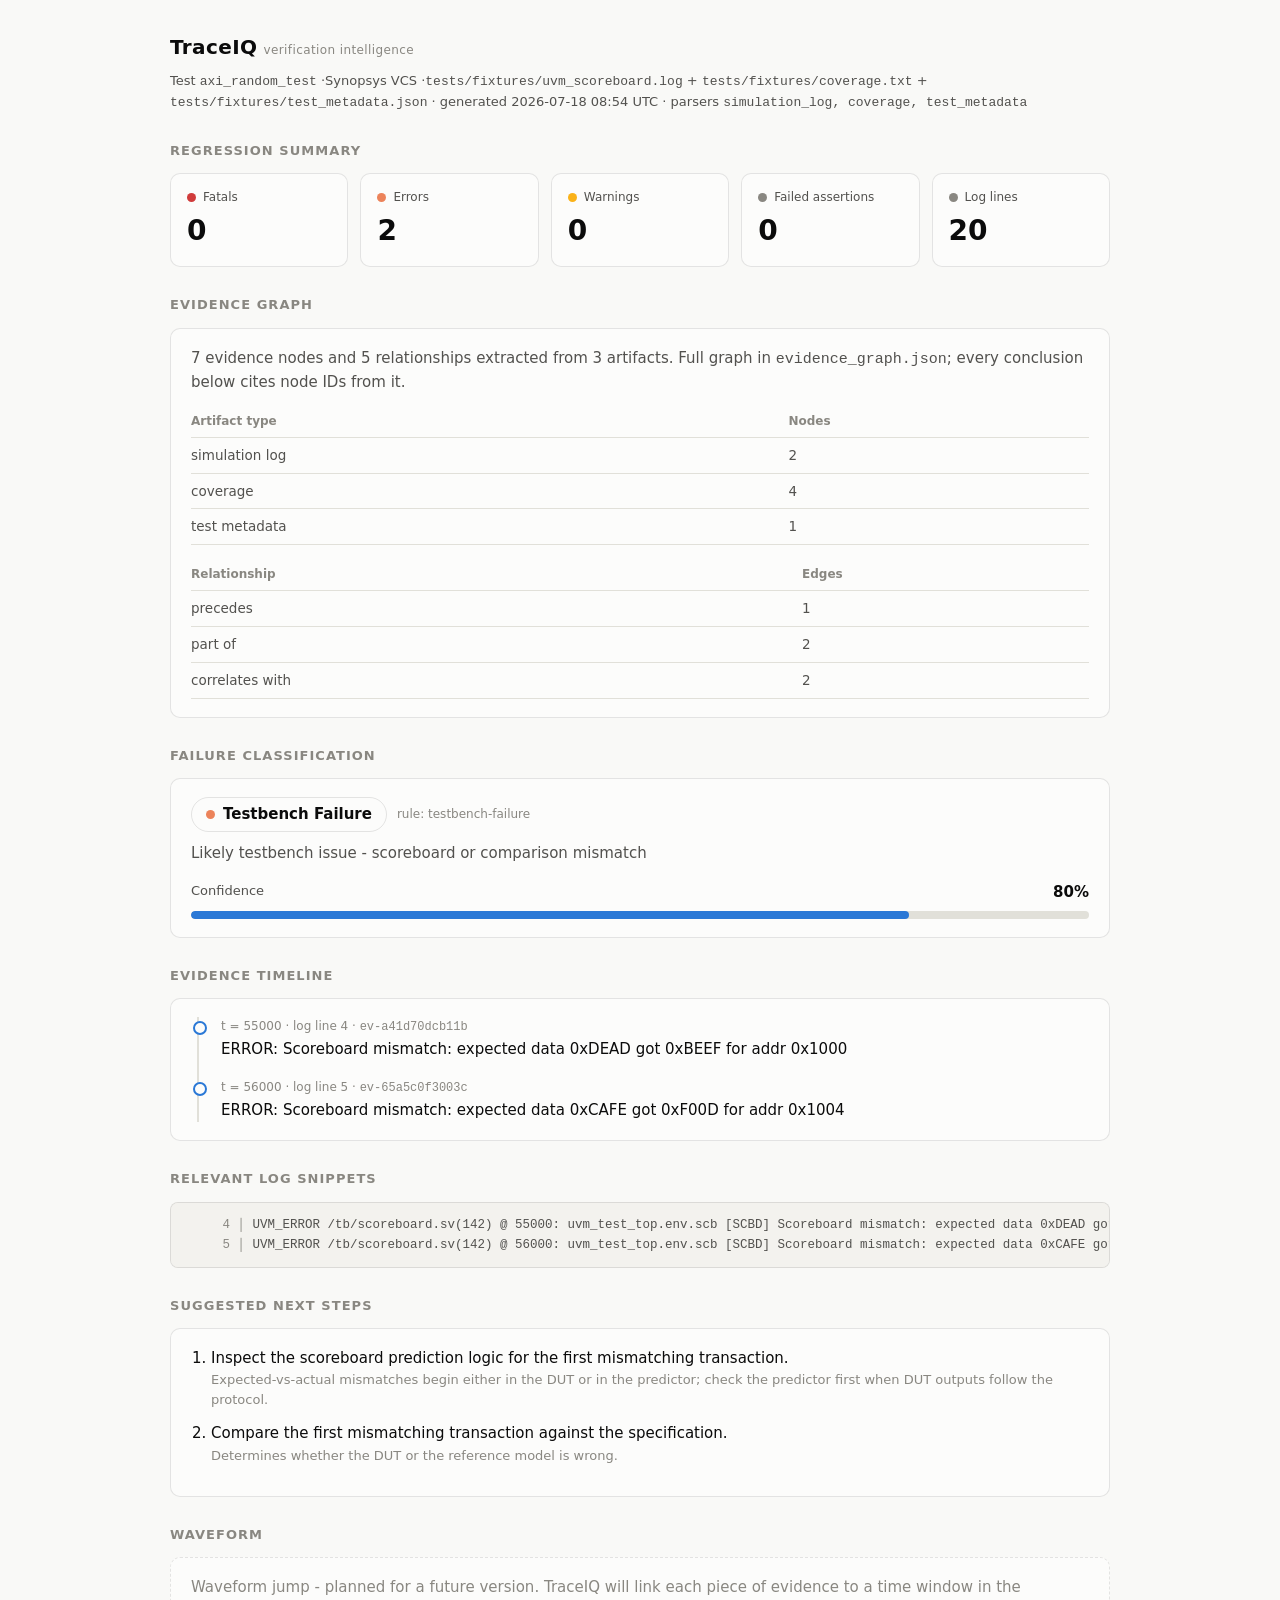
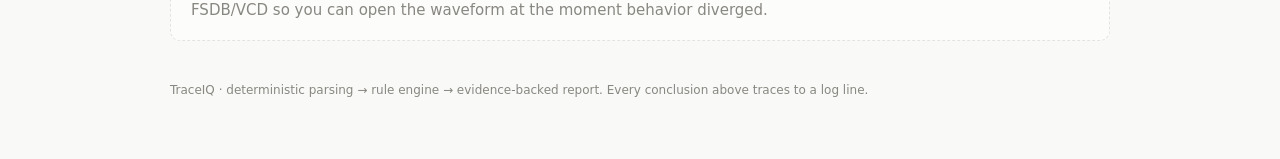
<file: traceiq-sample-report.html>
<!doctype html>
<html lang="en">
<head>
<meta charset="utf-8">
<meta name="viewport" content="width=device-width, initial-scale=1">
<title>TraceIQ - axi_random_test</title>
<style>
  :root {
    color-scheme: light;
    --page:           #f9f9f7;
    --surface:        #fcfcfb;
    --ink:            #0b0b0b;
    --ink-2:          #52514e;
    --muted:          #898781;
    --hairline:       rgba(11,11,11,0.10);
    --grid:           #e1e0d9;
    --meter:          #2a78d6;   /* sequential blue: confidence is a magnitude */
    --meter-track:    #e1e0d9;
    --good:           #0ca30c;
    --warning:        #fab219;
    --serious:        #ec835a;
    --critical:       #d03b3b;
    --code-bg:        #f3f2ee;
  }
  @media (prefers-color-scheme: dark) {
    :root:not([data-theme="light"]) {
      color-scheme: dark;
      --page:        #0d0d0d;
      --surface:     #1a1a19;
      --ink:         #ffffff;
      --ink-2:       #c3c2b7;
      --muted:       #898781;
      --hairline:    rgba(255,255,255,0.10);
      --grid:        #2c2c2a;
      --meter:       #3987e5;
      --meter-track: #2c2c2a;
      --code-bg:     #232322;
    }
  }
  :root[data-theme="dark"] {
    color-scheme: dark;
    --page:        #0d0d0d;
    --surface:     #1a1a19;
    --ink:         #ffffff;
    --ink-2:       #c3c2b7;
    --muted:       #898781;
    --hairline:    rgba(255,255,255,0.10);
    --grid:        #2c2c2a;
    --meter:       #3987e5;
    --meter-track: #2c2c2a;
    --code-bg:     #232322;
  }

  * { box-sizing: border-box; }
  body {
    margin: 0;
    background: var(--page);
    color: var(--ink);
    font: 15px/1.55 system-ui, -apple-system, "Segoe UI", sans-serif;
  }
  .wrap { max-width: 980px; margin: 0 auto; padding: 32px 20px 64px; }

  header.masthead { display: flex; flex-wrap: wrap; align-items: baseline; gap: 8px 16px; margin-bottom: 8px; }
  .brand { font-size: 20px; font-weight: 700; letter-spacing: 0.02em; }
  .brand small { font-weight: 400; color: var(--muted); font-size: 12px; margin-left: 6px; }
  .meta { color: var(--ink-2); font-size: 13px; margin: 0 0 24px; }
  .meta code { color: var(--ink-2); }

  section { margin-top: 28px; }
  h2 { font-size: 13px; font-weight: 600; text-transform: uppercase; letter-spacing: 0.08em; color: var(--muted); margin: 0 0 12px; }

  .card {
    background: var(--surface);
    border: 1px solid var(--hairline);
    border-radius: 10px;
    padding: 18px 20px;
  }

  /* Stat tiles */
  .tiles { display: grid; grid-template-columns: repeat(auto-fit, minmax(150px, 1fr)); gap: 12px; }
  .tile { background: var(--surface); border: 1px solid var(--hairline); border-radius: 10px; padding: 14px 16px; }
  .tile .label { display: flex; align-items: center; gap: 7px; font-size: 12px; color: var(--ink-2); }
  .tile .value { font-size: 28px; font-weight: 700; color: var(--ink); margin-top: 2px; }
  .dot { width: 9px; height: 9px; border-radius: 50%; flex: 0 0 auto; }
  .dot.good { background: var(--good); } .dot.warning { background: var(--warning); }
  .dot.serious { background: var(--serious); } .dot.critical { background: var(--critical); }
  .dot.muted { background: var(--muted); }

  /* Classification */
  .verdict { display: flex; flex-wrap: wrap; align-items: center; gap: 10px; }
  .chip {
    display: inline-flex; align-items: center; gap: 8px;
    border: 1px solid var(--hairline); border-radius: 999px;
    padding: 5px 14px; font-weight: 600; font-size: 15px;
  }
  .verdict-summary { color: var(--ink-2); margin: 10px 0 0; }
  .rule-name { color: var(--muted); font-size: 12px; }

  .meter { margin-top: 16px; }
  .meter .meter-head { display: flex; justify-content: space-between; font-size: 13px; color: var(--ink-2); margin-bottom: 6px; }
  .meter .meter-head b { color: var(--ink); font-size: 15px; }
  .meter .track { height: 8px; border-radius: 4px; background: var(--meter-track); overflow: hidden; }
  .meter .fill { height: 100%; border-radius: 4px; background: var(--meter); }

  /* Evidence timeline */
  ol.timeline { list-style: none; margin: 0; padding: 0; }
  ol.timeline li { position: relative; padding: 0 0 16px 22px; border-left: 2px solid var(--grid); margin-left: 6px; }
  ol.timeline li:last-child { padding-bottom: 0; }
  ol.timeline li::before {
    content: ""; position: absolute; left: -6px; top: 4px;
    width: 10px; height: 10px; border-radius: 50%;
    background: var(--surface); border: 2px solid var(--meter);
  }
  .ev-when { font-size: 12px; color: var(--muted); }
  .ev-desc { margin: 2px 0 0; overflow-wrap: anywhere; }

  /* Snippets & tables */
  pre.snippet {
    background: var(--code-bg); border: 1px solid var(--hairline); border-radius: 8px;
    padding: 12px 14px; overflow-x: auto; font: 12.5px/1.6 ui-monospace, SFMono-Regular, Menlo, Consolas, monospace;
    color: var(--ink-2); margin: 0;
  }
  pre.snippet .ln { color: var(--muted); user-select: none; }
  table { border-collapse: collapse; width: 100%; font-size: 13.5px; }
  th { text-align: left; color: var(--muted); font-weight: 600; font-size: 12px; padding: 6px 12px 6px 0; border-bottom: 1px solid var(--grid); }
  td { padding: 7px 12px 7px 0; border-bottom: 1px solid var(--grid); color: var(--ink-2); vertical-align: top; }
  td.num { font-variant-numeric: tabular-nums; }

  /* Next steps */
  ol.steps { margin: 0; padding-left: 20px; }
  ol.steps li { margin-bottom: 12px; }
  ol.steps .why { display: block; color: var(--muted); font-size: 13px; }

  .placeholder { border-style: dashed; color: var(--muted); }
  footer { margin-top: 40px; color: var(--muted); font-size: 12px; }
</style>
</head>
<body>
<div class="wrap">

  <header class="masthead">
    <div class="brand">TraceIQ<small>verification intelligence</small></div>
  </header>
  <p class="meta">
Test <code>axi_random_test</code> ·Synopsys VCS ·<code>tests/fixtures/uvm_scoreboard.log</code> + <code>tests/fixtures/coverage.txt</code> + <code>tests/fixtures/test_metadata.json</code> ·
    generated 2026-07-18 08:54 UTC ·
    parsers <code>simulation_log, coverage, test_metadata</code>
  </p>

  <section>
    <h2>Regression Summary</h2>
    <div class="tiles">
      <div class="tile"><div class="label"><span class="dot critical"></span>Fatals</div><div class="value">0</div></div>
      <div class="tile"><div class="label"><span class="dot serious"></span>Errors</div><div class="value">2</div></div>
      <div class="tile"><div class="label"><span class="dot warning"></span>Warnings</div><div class="value">0</div></div>
      <div class="tile"><div class="label"><span class="dot muted"></span>Failed assertions</div><div class="value">0</div></div>
      <div class="tile"><div class="label"><span class="dot muted"></span>Log lines</div><div class="value">20</div></div>
    </div>
  </section>

  <section>
    <h2>Evidence Graph</h2>
    <div class="card">
      <p style="margin: 0 0 12px; color: var(--ink-2);">
        7 evidence nodes and 5
        relationships extracted from 3 artifacts.
        Full graph in <code>evidence_graph.json</code>; every conclusion below cites node IDs from it.
      </p>
      <table>
        <thead><tr><th>Artifact type</th><th>Nodes</th></tr></thead>
        <tbody>
          <tr><td>simulation log</td><td class="num">2</td></tr>
          <tr><td>coverage</td><td class="num">4</td></tr>
          <tr><td>test metadata</td><td class="num">1</td></tr>
        </tbody>
      </table>
      <div style="margin-top: 14px;">
        <table>
          <thead><tr><th>Relationship</th><th>Edges</th></tr></thead>
          <tbody>
            <tr><td>precedes</td><td class="num">1</td></tr>
            <tr><td>part of</td><td class="num">2</td></tr>
            <tr><td>correlates with</td><td class="num">2</td></tr>
          </tbody>
        </table>
      </div>
    </div>
  </section>

  <section>
    <h2>Failure Classification</h2>
    <div class="card">
      <div class="verdict">
        <span class="chip"><span class="dot serious"></span>Testbench Failure</span>
        <span class="rule-name">rule: testbench-failure</span>
      </div>
      <p class="verdict-summary">Likely testbench issue - scoreboard or comparison mismatch</p>
      <div class="meter">
        <div class="meter-head"><span>Confidence</span><b>80%</b></div>
        <div class="track"><div class="fill" style="width: 80%"></div></div>
      </div>
    </div>
  </section>

  <section>
    <h2>Evidence Timeline</h2>
    <div class="card">
      <ol class="timeline">
        <li>
          <div class="ev-when">
t = 55000 · log line 4 · <code>ev-a41d70dcb11b</code>          </div>
          <p class="ev-desc">ERROR: Scoreboard mismatch: expected data 0xDEAD got 0xBEEF for addr 0x1000</p>
        </li>
        <li>
          <div class="ev-when">
t = 56000 · log line 5 · <code>ev-65a5c0f3003c</code>          </div>
          <p class="ev-desc">ERROR: Scoreboard mismatch: expected data 0xCAFE got 0xF00D for addr 0x1004</p>
        </li>
      </ol>
    </div>
  </section>

  <section>
    <h2>Relevant Log Snippets</h2>
    <pre class="snippet"><span class="ln">     4 │ </span>UVM_ERROR /tb/scoreboard.sv(142) @ 55000: uvm_test_top.env.scb [SCBD] Scoreboard mismatch: expected data 0xDEAD got 0xBEEF for addr 0x1000
<span class="ln">     5 │ </span>UVM_ERROR /tb/scoreboard.sv(142) @ 56000: uvm_test_top.env.scb [SCBD] Scoreboard mismatch: expected data 0xCAFE got 0xF00D for addr 0x1004
</pre>
  </section>

  <section>
    <h2>Suggested Next Steps</h2>
    <div class="card">
      <ol class="steps">
        <li>Inspect the scoreboard prediction logic for the first mismatching transaction.<span class="why">Expected-vs-actual mismatches begin either in the DUT or in the predictor; check the predictor first when DUT outputs follow the protocol.</span></li>
        <li>Compare the first mismatching transaction against the specification.<span class="why">Determines whether the DUT or the reference model is wrong.</span></li>
      </ol>
    </div>
  </section>


  <section>
    <h2>Waveform</h2>
    <div class="card placeholder">
      Waveform jump - planned for a future version. TraceIQ will link each piece of
      evidence to a time window in the FSDB/VCD so you can open the waveform at the
      moment behavior diverged.
    </div>
  </section>

  <footer>TraceIQ · deterministic parsing → rule engine → evidence-backed report. Every conclusion above traces to a log line.</footer>
</div>
</body>
</html>
</file>
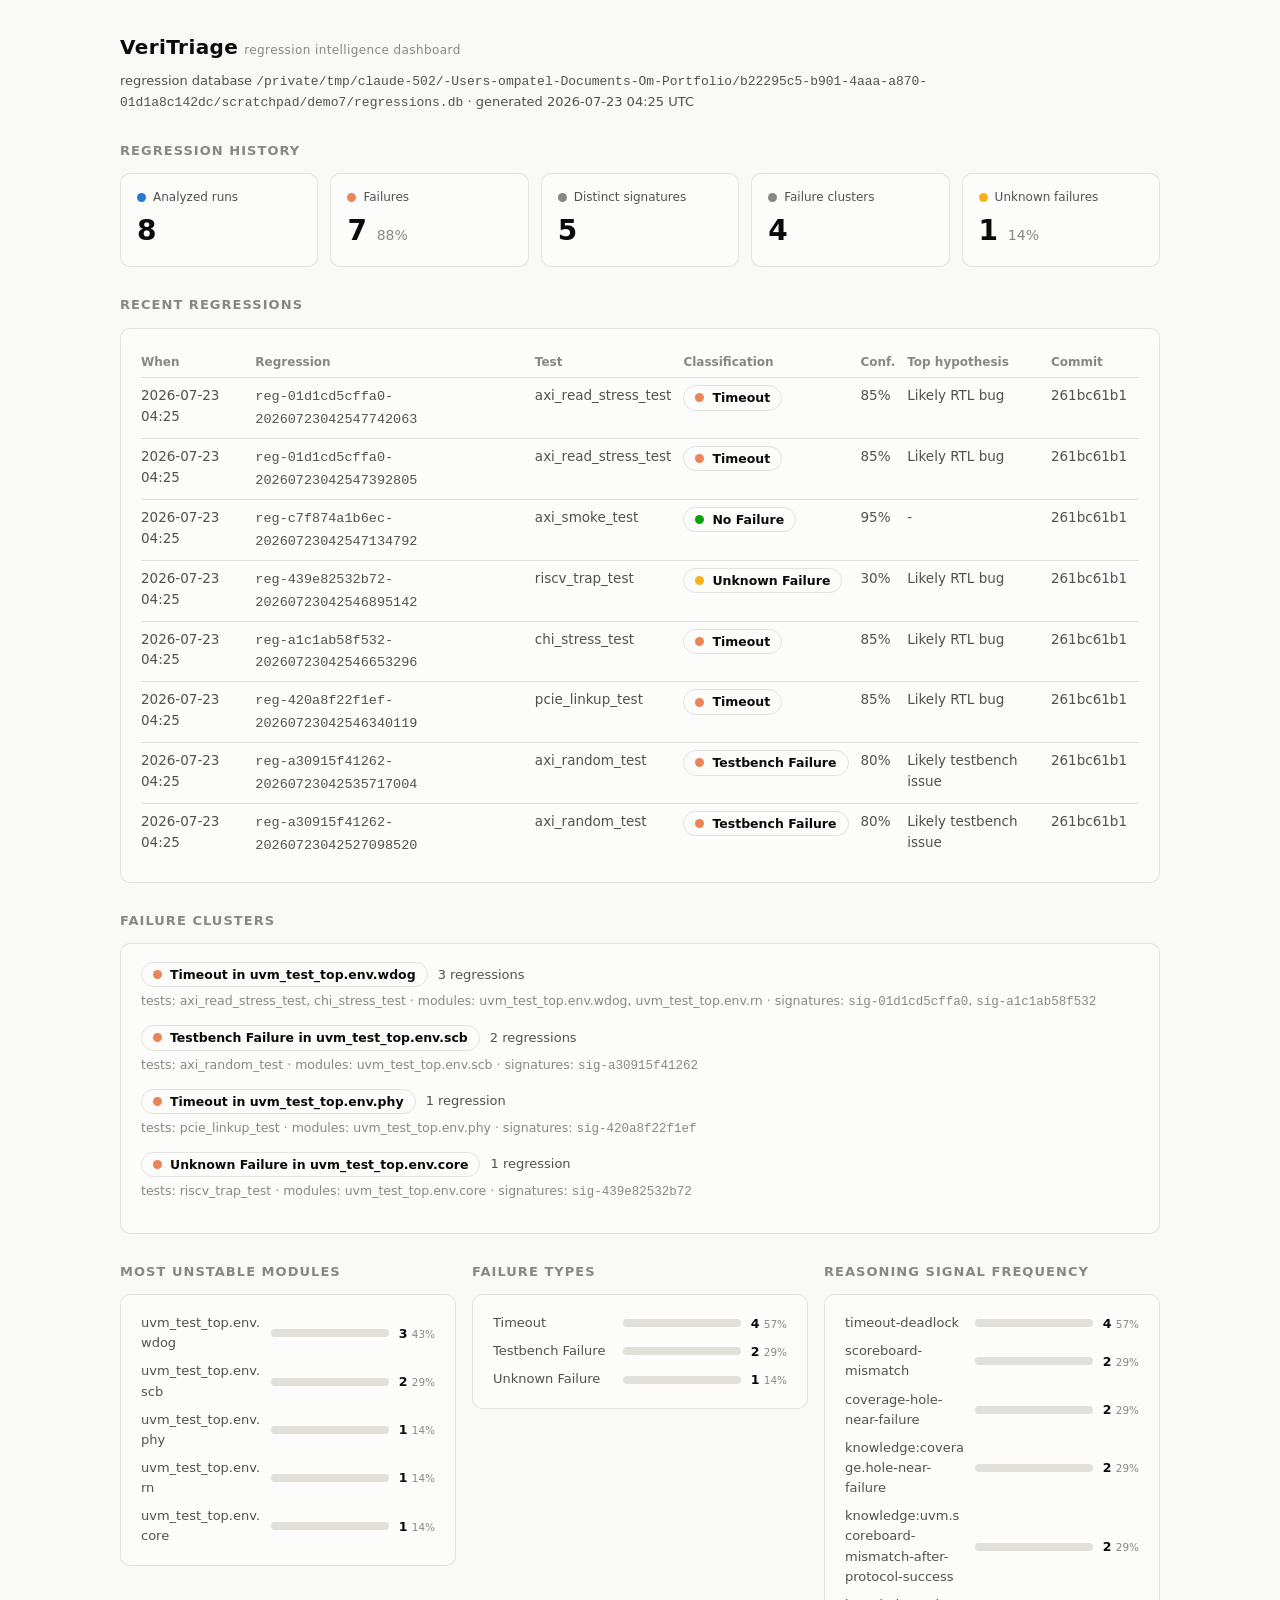
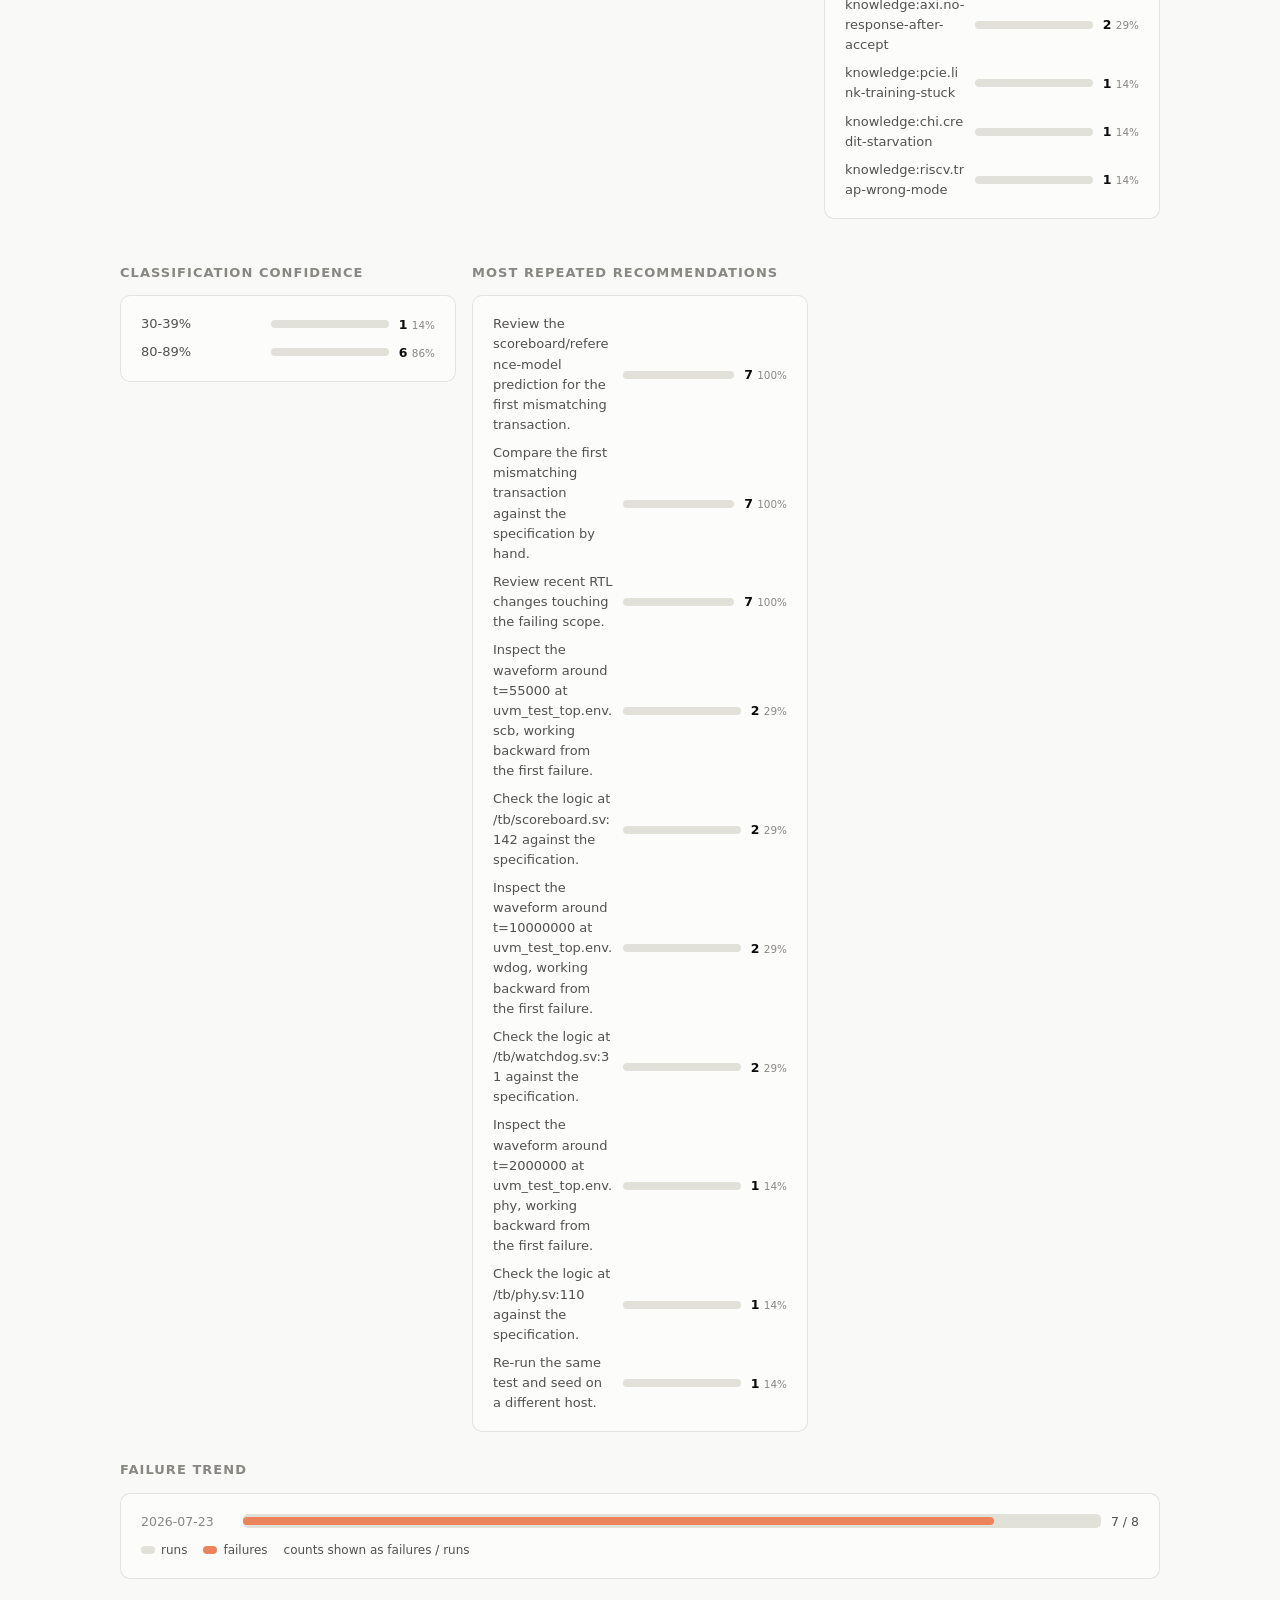
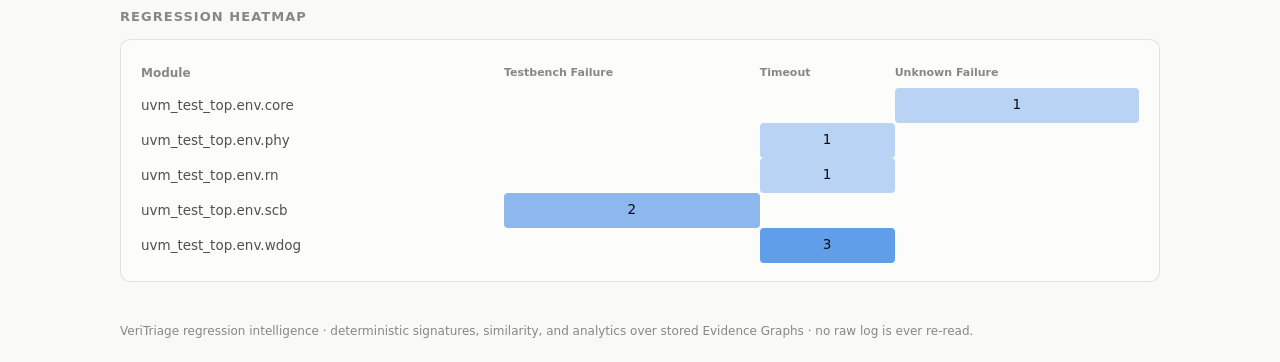
<file: veritriage-sample-dashboard.html>
<!doctype html>
<html lang="en">
<head>
<meta charset="utf-8">
<meta name="viewport" content="width=device-width, initial-scale=1">
<title>VeriTriage - Regression Intelligence Dashboard</title>
<style>
  :root {
    color-scheme: light;
    --page:           #f9f9f7;
    --surface:        #fcfcfb;
    --ink:            #0b0b0b;
    --ink-2:          #52514e;
    --muted:          #898781;
    --hairline:       rgba(11,11,11,0.10);
    --grid:           #e1e0d9;
    --meter:          #2a78d6;
    --meter-track:    #e1e0d9;
    --good:           #0ca30c;
    --warning:        #fab219;
    --serious:        #ec835a;
    --critical:       #d03b3b;
    --heat:           58, 135, 229;
  }
  @media (prefers-color-scheme: dark) {
    :root:not([data-theme="light"]) {
      color-scheme: dark;
      --page:        #0d0d0d;
      --surface:     #1a1a19;
      --ink:         #ffffff;
      --ink-2:       #c3c2b7;
      --muted:       #898781;
      --hairline:    rgba(255,255,255,0.10);
      --grid:        #2c2c2a;
      --meter:       #3987e5;
      --meter-track: #2c2c2a;
    }
  }
  :root[data-theme="dark"] {
    color-scheme: dark;
    --page:        #0d0d0d;
    --surface:     #1a1a19;
    --ink:         #ffffff;
    --ink-2:       #c3c2b7;
    --muted:       #898781;
    --hairline:    rgba(255,255,255,0.10);
    --grid:        #2c2c2a;
    --meter:       #3987e5;
    --meter-track: #2c2c2a;
  }

  * { box-sizing: border-box; }
  body { margin: 0; background: var(--page); color: var(--ink); font: 15px/1.55 system-ui, -apple-system, "Segoe UI", sans-serif; }
  .wrap { max-width: 1080px; margin: 0 auto; padding: 32px 20px 64px; }
  header.masthead { display: flex; flex-wrap: wrap; align-items: baseline; gap: 8px 16px; margin-bottom: 8px; }
  .brand { font-size: 20px; font-weight: 700; letter-spacing: 0.02em; }
  .brand small { font-weight: 400; color: var(--muted); font-size: 12px; margin-left: 6px; }
  .meta { color: var(--ink-2); font-size: 13px; margin: 0 0 24px; }
  .meta code { color: var(--ink-2); }
  section { margin-top: 28px; }
  h2 { font-size: 13px; font-weight: 600; text-transform: uppercase; letter-spacing: 0.08em; color: var(--muted); margin: 0 0 12px; }
  .card { background: var(--surface); border: 1px solid var(--hairline); border-radius: 10px; padding: 18px 20px; }
  .cols { display: grid; grid-template-columns: repeat(auto-fit, minmax(320px, 1fr)); gap: 16px; }

  .tiles { display: grid; grid-template-columns: repeat(auto-fit, minmax(150px, 1fr)); gap: 12px; }
  .tile { background: var(--surface); border: 1px solid var(--hairline); border-radius: 10px; padding: 14px 16px; }
  .tile .label { display: flex; align-items: center; gap: 7px; font-size: 12px; color: var(--ink-2); }
  .tile .value { font-size: 28px; font-weight: 700; color: var(--ink); margin-top: 2px; }
  .tile .value small { font-size: 14px; font-weight: 500; color: var(--muted); }
  .dot { width: 9px; height: 9px; border-radius: 50%; flex: 0 0 auto; }
  .dot.good { background: var(--good); } .dot.warning { background: var(--warning); }
  .dot.serious { background: var(--serious); } .dot.critical { background: var(--critical); }
  .dot.muted { background: var(--muted); } .dot.meter { background: var(--meter); }

  table { border-collapse: collapse; width: 100%; font-size: 13.5px; }
  th { text-align: left; color: var(--muted); font-weight: 600; font-size: 12px; padding: 6px 12px 6px 0; border-bottom: 1px solid var(--grid); }
  td { padding: 7px 12px 7px 0; border-bottom: 1px solid var(--grid); color: var(--ink-2); vertical-align: top; }
  td.num { font-variant-numeric: tabular-nums; }
  tr:last-child td { border-bottom: none; }
  .scroll-x { overflow-x: auto; }

  .chip { display: inline-flex; align-items: center; gap: 8px; border: 1px solid var(--hairline); border-radius: 999px; padding: 2px 11px; font-weight: 600; font-size: 12.5px; color: var(--ink); white-space: nowrap; }

  /* Horizontal bar lists (single measure: magnitude -> sequential blue) */
  .bars { display: grid; gap: 8px; }
  .bar-row { display: grid; grid-template-columns: minmax(120px, 40%) 1fr auto; align-items: center; gap: 10px; font-size: 13px; }
  .bar-row .label { color: var(--ink-2); overflow-wrap: anywhere; }
  .bar-row .track { height: 8px; border-radius: 4px; background: var(--meter-track); overflow: hidden; }
  .bar-row .fill { height: 100%; border-radius: 4px; background: var(--meter); }
  .bar-row .count { color: var(--ink); font-variant-numeric: tabular-nums; font-weight: 600; font-size: 12.5px; }
  .bar-row .count small { color: var(--muted); font-weight: 400; }

  /* Trend: runs (blue) with failures (serious) per day */
  .trend { display: grid; gap: 6px; }
  .trend-row { display: grid; grid-template-columns: 92px 1fr auto; align-items: center; gap: 10px; font-size: 12.5px; }
  .trend-row .day { color: var(--muted); font-variant-numeric: tabular-nums; }
  .trend-row .lane { position: relative; height: 14px; }
  .trend-row .runs, .trend-row .fails { position: absolute; left: 0; top: 3px; height: 8px; border-radius: 4px; }
  .trend-row .runs { background: var(--meter-track); top: 0; height: 14px; border-radius: 5px; }
  .trend-row .fails { background: var(--serious); }
  .trend-row .n { color: var(--ink-2); font-variant-numeric: tabular-nums; }
  .legend { display: flex; gap: 16px; align-items: center; font-size: 12px; color: var(--ink-2); margin-top: 10px; }
  .legend span { display: inline-flex; align-items: center; gap: 6px; }
  .swatch { width: 14px; height: 8px; border-radius: 4px; }

  /* Heatmap */
  table.heat td.cell { text-align: center; min-width: 64px; padding: 6px 8px; border-radius: 4px; color: var(--ink); font-variant-numeric: tabular-nums; }
  table.heat td, table.heat th { border-bottom: none; }
  table.heat th.rot { font-size: 11px; }

  .cluster { margin-bottom: 12px; }
  .cluster:last-child { margin-bottom: 0; }
  .cluster .head { display: flex; flex-wrap: wrap; align-items: center; gap: 10px; }
  .cluster .detail { color: var(--muted); font-size: 12.5px; margin-top: 4px; overflow-wrap: anywhere; }

  .empty { color: var(--muted); }
  footer { margin-top: 40px; color: var(--muted); font-size: 12px; }
</style>
</head>
<body>
<div class="wrap">

  <header class="masthead">
    <div class="brand">VeriTriage<small>regression intelligence dashboard</small></div>
  </header>
  <p class="meta">
    regression database <code>/private/tmp/claude-502/-Users-ompatel-Documents-Om-Portfolio/b22295c5-b901-4aaa-a870-01d1a8c142dc/scratchpad/demo7/regressions.db</code> · generated 2026-07-23 04:25 UTC
  </p>

  <section>
    <h2>Regression History</h2>
    <div class="tiles">
      <div class="tile"><div class="label"><span class="dot meter"></span>Analyzed runs</div><div class="value">8</div></div>
      <div class="tile"><div class="label"><span class="dot serious"></span>Failures</div><div class="value">7 <small>88%</small></div></div>
      <div class="tile"><div class="label"><span class="dot muted"></span>Distinct signatures</div><div class="value">5</div></div>
      <div class="tile"><div class="label"><span class="dot muted"></span>Failure clusters</div><div class="value">4</div></div>
      <div class="tile"><div class="label"><span class="dot warning"></span>Unknown failures</div><div class="value">1 <small>14%</small></div></div>
    </div>
  </section>

  <section>
    <h2>Recent Regressions</h2>
    <div class="card scroll-x">
      <table>
        <thead><tr><th>When</th><th>Regression</th><th>Test</th><th>Classification</th><th>Conf.</th><th>Top hypothesis</th><th>Commit</th></tr></thead>
        <tbody>
          <tr>
            <td class="num">2026-07-23 04:25</td>
            <td><code>reg-01d1cd5cffa0-20260723042547742063</code></td>
            <td>axi_read_stress_test</td>
            <td><span class="chip"><span class="dot serious"></span>Timeout</span></td>
            <td class="num">85%</td>
            <td>Likely RTL bug</td>
            <td class="num">261bc61b1</td>
          </tr>
          <tr>
            <td class="num">2026-07-23 04:25</td>
            <td><code>reg-01d1cd5cffa0-20260723042547392805</code></td>
            <td>axi_read_stress_test</td>
            <td><span class="chip"><span class="dot serious"></span>Timeout</span></td>
            <td class="num">85%</td>
            <td>Likely RTL bug</td>
            <td class="num">261bc61b1</td>
          </tr>
          <tr>
            <td class="num">2026-07-23 04:25</td>
            <td><code>reg-c7f874a1b6ec-20260723042547134792</code></td>
            <td>axi_smoke_test</td>
            <td><span class="chip"><span class="dot good"></span>No Failure</span></td>
            <td class="num">95%</td>
            <td>-</td>
            <td class="num">261bc61b1</td>
          </tr>
          <tr>
            <td class="num">2026-07-23 04:25</td>
            <td><code>reg-439e82532b72-20260723042546895142</code></td>
            <td>riscv_trap_test</td>
            <td><span class="chip"><span class="dot warning"></span>Unknown Failure</span></td>
            <td class="num">30%</td>
            <td>Likely RTL bug</td>
            <td class="num">261bc61b1</td>
          </tr>
          <tr>
            <td class="num">2026-07-23 04:25</td>
            <td><code>reg-a1c1ab58f532-20260723042546653296</code></td>
            <td>chi_stress_test</td>
            <td><span class="chip"><span class="dot serious"></span>Timeout</span></td>
            <td class="num">85%</td>
            <td>Likely RTL bug</td>
            <td class="num">261bc61b1</td>
          </tr>
          <tr>
            <td class="num">2026-07-23 04:25</td>
            <td><code>reg-420a8f22f1ef-20260723042546340119</code></td>
            <td>pcie_linkup_test</td>
            <td><span class="chip"><span class="dot serious"></span>Timeout</span></td>
            <td class="num">85%</td>
            <td>Likely RTL bug</td>
            <td class="num">261bc61b1</td>
          </tr>
          <tr>
            <td class="num">2026-07-23 04:25</td>
            <td><code>reg-a30915f41262-20260723042535717004</code></td>
            <td>axi_random_test</td>
            <td><span class="chip"><span class="dot serious"></span>Testbench Failure</span></td>
            <td class="num">80%</td>
            <td>Likely testbench issue</td>
            <td class="num">261bc61b1</td>
          </tr>
          <tr>
            <td class="num">2026-07-23 04:25</td>
            <td><code>reg-a30915f41262-20260723042527098520</code></td>
            <td>axi_random_test</td>
            <td><span class="chip"><span class="dot serious"></span>Testbench Failure</span></td>
            <td class="num">80%</td>
            <td>Likely testbench issue</td>
            <td class="num">261bc61b1</td>
          </tr>
        </tbody>
      </table>
    </div>
  </section>

  <section>
    <h2>Failure Clusters</h2>
    <div class="card">
      <div class="cluster">
        <div class="head">
          <span class="chip"><span class="dot serious"></span>Timeout in uvm_test_top.env.wdog</span>
          <span style="color: var(--ink-2); font-size: 13px;">3 regressions</span>
        </div>
        <p class="detail">
          tests: axi_read_stress_test, chi_stress_test
 · modules: uvm_test_top.env.wdog, uvm_test_top.env.rn          · signatures: <code>sig-01d1cd5cffa0</code>, <code>sig-a1c1ab58f532</code>        </p>
      </div>
      <div class="cluster">
        <div class="head">
          <span class="chip"><span class="dot serious"></span>Testbench Failure in uvm_test_top.env.scb</span>
          <span style="color: var(--ink-2); font-size: 13px;">2 regressions</span>
        </div>
        <p class="detail">
          tests: axi_random_test
 · modules: uvm_test_top.env.scb          · signatures: <code>sig-a30915f41262</code>        </p>
      </div>
      <div class="cluster">
        <div class="head">
          <span class="chip"><span class="dot serious"></span>Timeout in uvm_test_top.env.phy</span>
          <span style="color: var(--ink-2); font-size: 13px;">1 regression</span>
        </div>
        <p class="detail">
          tests: pcie_linkup_test
 · modules: uvm_test_top.env.phy          · signatures: <code>sig-420a8f22f1ef</code>        </p>
      </div>
      <div class="cluster">
        <div class="head">
          <span class="chip"><span class="dot serious"></span>Unknown Failure in uvm_test_top.env.core</span>
          <span style="color: var(--ink-2); font-size: 13px;">1 regression</span>
        </div>
        <p class="detail">
          tests: riscv_trap_test
 · modules: uvm_test_top.env.core          · signatures: <code>sig-439e82532b72</code>        </p>
      </div>
    </div>
  </section>

  <div class="cols">
    <section>
      <h2>Most Unstable Modules</h2>
      <div class="card">
        <div class="bars">
          <div class="bar-row"><span class="label">uvm_test_top.env.wdog</span><span class="track"><span class="fill" style="width: 100.0%"></span></span><span class="count">3 <small>43%</small></span></div>
          <div class="bar-row"><span class="label">uvm_test_top.env.scb</span><span class="track"><span class="fill" style="width: 66.66666666666666%"></span></span><span class="count">2 <small>29%</small></span></div>
          <div class="bar-row"><span class="label">uvm_test_top.env.phy</span><span class="track"><span class="fill" style="width: 33.33333333333333%"></span></span><span class="count">1 <small>14%</small></span></div>
          <div class="bar-row"><span class="label">uvm_test_top.env.rn</span><span class="track"><span class="fill" style="width: 33.33333333333333%"></span></span><span class="count">1 <small>14%</small></span></div>
          <div class="bar-row"><span class="label">uvm_test_top.env.core</span><span class="track"><span class="fill" style="width: 33.33333333333333%"></span></span><span class="count">1 <small>14%</small></span></div>
        </div>
      </div>
    </section>
    <section>
      <h2>Failure Types</h2>
      <div class="card">
        <div class="bars">
          <div class="bar-row"><span class="label">Timeout</span><span class="track"><span class="fill" style="width: 100.0%"></span></span><span class="count">4 <small>57%</small></span></div>
          <div class="bar-row"><span class="label">Testbench Failure</span><span class="track"><span class="fill" style="width: 50.0%"></span></span><span class="count">2 <small>29%</small></span></div>
          <div class="bar-row"><span class="label">Unknown Failure</span><span class="track"><span class="fill" style="width: 25.0%"></span></span><span class="count">1 <small>14%</small></span></div>
        </div>
      </div>
    </section>
    <section>
      <h2>Reasoning Signal Frequency</h2>
      <div class="card">
        <div class="bars">
          <div class="bar-row"><span class="label">timeout-deadlock</span><span class="track"><span class="fill" style="width: 100.0%"></span></span><span class="count">4 <small>57%</small></span></div>
          <div class="bar-row"><span class="label">scoreboard-mismatch</span><span class="track"><span class="fill" style="width: 50.0%"></span></span><span class="count">2 <small>29%</small></span></div>
          <div class="bar-row"><span class="label">coverage-hole-near-failure</span><span class="track"><span class="fill" style="width: 50.0%"></span></span><span class="count">2 <small>29%</small></span></div>
          <div class="bar-row"><span class="label">knowledge:coverage.hole-near-failure</span><span class="track"><span class="fill" style="width: 50.0%"></span></span><span class="count">2 <small>29%</small></span></div>
          <div class="bar-row"><span class="label">knowledge:uvm.scoreboard-mismatch-after-protocol-success</span><span class="track"><span class="fill" style="width: 50.0%"></span></span><span class="count">2 <small>29%</small></span></div>
          <div class="bar-row"><span class="label">knowledge:axi.no-response-after-accept</span><span class="track"><span class="fill" style="width: 50.0%"></span></span><span class="count">2 <small>29%</small></span></div>
          <div class="bar-row"><span class="label">knowledge:pcie.link-training-stuck</span><span class="track"><span class="fill" style="width: 25.0%"></span></span><span class="count">1 <small>14%</small></span></div>
          <div class="bar-row"><span class="label">knowledge:chi.credit-starvation</span><span class="track"><span class="fill" style="width: 25.0%"></span></span><span class="count">1 <small>14%</small></span></div>
          <div class="bar-row"><span class="label">knowledge:riscv.trap-wrong-mode</span><span class="track"><span class="fill" style="width: 25.0%"></span></span><span class="count">1 <small>14%</small></span></div>
        </div>
      </div>
    </section>
    <section>
      <h2>Classification Confidence</h2>
      <div class="card">
        <div class="bars">
          <div class="bar-row"><span class="label">30-39%</span><span class="track"><span class="fill" style="width: 16.666666666666664%"></span></span><span class="count">1 <small>14%</small></span></div>
          <div class="bar-row"><span class="label">80-89%</span><span class="track"><span class="fill" style="width: 100.0%"></span></span><span class="count">6 <small>86%</small></span></div>
        </div>
      </div>
    </section>
    <section>
      <h2>Most Repeated Recommendations</h2>
      <div class="card">
        <div class="bars">
          <div class="bar-row"><span class="label">Review the scoreboard/reference-model prediction for the first mismatching transaction.</span><span class="track"><span class="fill" style="width: 100.0%"></span></span><span class="count">7 <small>100%</small></span></div>
          <div class="bar-row"><span class="label">Compare the first mismatching transaction against the specification by hand.</span><span class="track"><span class="fill" style="width: 100.0%"></span></span><span class="count">7 <small>100%</small></span></div>
          <div class="bar-row"><span class="label">Review recent RTL changes touching the failing scope.</span><span class="track"><span class="fill" style="width: 100.0%"></span></span><span class="count">7 <small>100%</small></span></div>
          <div class="bar-row"><span class="label">Inspect the waveform around t=55000 at uvm_test_top.env.scb, working backward from the first failure.</span><span class="track"><span class="fill" style="width: 28.57142857142857%"></span></span><span class="count">2 <small>29%</small></span></div>
          <div class="bar-row"><span class="label">Check the logic at /tb/scoreboard.sv:142 against the specification.</span><span class="track"><span class="fill" style="width: 28.57142857142857%"></span></span><span class="count">2 <small>29%</small></span></div>
          <div class="bar-row"><span class="label">Inspect the waveform around t=10000000 at uvm_test_top.env.wdog, working backward from the first failure.</span><span class="track"><span class="fill" style="width: 28.57142857142857%"></span></span><span class="count">2 <small>29%</small></span></div>
          <div class="bar-row"><span class="label">Check the logic at /tb/watchdog.sv:31 against the specification.</span><span class="track"><span class="fill" style="width: 28.57142857142857%"></span></span><span class="count">2 <small>29%</small></span></div>
          <div class="bar-row"><span class="label">Inspect the waveform around t=2000000 at uvm_test_top.env.phy, working backward from the first failure.</span><span class="track"><span class="fill" style="width: 14.285714285714285%"></span></span><span class="count">1 <small>14%</small></span></div>
          <div class="bar-row"><span class="label">Check the logic at /tb/phy.sv:110 against the specification.</span><span class="track"><span class="fill" style="width: 14.285714285714285%"></span></span><span class="count">1 <small>14%</small></span></div>
          <div class="bar-row"><span class="label">Re-run the same test and seed on a different host.</span><span class="track"><span class="fill" style="width: 14.285714285714285%"></span></span><span class="count">1 <small>14%</small></span></div>
        </div>
      </div>
    </section>
  </div>

  <section>
    <h2>Failure Trend</h2>
    <div class="card">
      <div class="trend">
        <div class="trend-row">
          <span class="day">2026-07-23</span>
          <span class="lane"><span class="runs" style="width: 100.0%"></span><span class="fails" style="width: 87.5%"></span></span>
          <span class="n">7 / 8</span>
        </div>
      </div>
      <div class="legend">
        <span><span class="swatch" style="background: var(--meter-track);"></span>runs</span>
        <span><span class="swatch" style="background: var(--serious);"></span>failures</span>
        <span>counts shown as failures / runs</span>
      </div>
    </div>
  </section>

  <section>
    <h2>Regression Heatmap</h2>
    <div class="card scroll-x">
      <table class="heat">
        <thead>
          <tr><th>Module</th><th class="rot">Testbench Failure</th><th class="rot">Timeout</th><th class="rot">Unknown Failure</th></tr>
        </thead>
        <tbody>
          <tr>
            <td>uvm_test_top.env.core</td>
            <td class="cell" style="background: rgba(var(--heat), 0.0);"></td>
            <td class="cell" style="background: rgba(var(--heat), 0.0);"></td>
            <td class="cell" style="background: rgba(var(--heat), 0.3466666666666667);">1</td>
          </tr>
          <tr>
            <td>uvm_test_top.env.phy</td>
            <td class="cell" style="background: rgba(var(--heat), 0.0);"></td>
            <td class="cell" style="background: rgba(var(--heat), 0.3466666666666667);">1</td>
            <td class="cell" style="background: rgba(var(--heat), 0.0);"></td>
          </tr>
          <tr>
            <td>uvm_test_top.env.rn</td>
            <td class="cell" style="background: rgba(var(--heat), 0.0);"></td>
            <td class="cell" style="background: rgba(var(--heat), 0.3466666666666667);">1</td>
            <td class="cell" style="background: rgba(var(--heat), 0.0);"></td>
          </tr>
          <tr>
            <td>uvm_test_top.env.scb</td>
            <td class="cell" style="background: rgba(var(--heat), 0.5733333333333334);">2</td>
            <td class="cell" style="background: rgba(var(--heat), 0.0);"></td>
            <td class="cell" style="background: rgba(var(--heat), 0.0);"></td>
          </tr>
          <tr>
            <td>uvm_test_top.env.wdog</td>
            <td class="cell" style="background: rgba(var(--heat), 0.0);"></td>
            <td class="cell" style="background: rgba(var(--heat), 0.8);">3</td>
            <td class="cell" style="background: rgba(var(--heat), 0.0);"></td>
          </tr>
        </tbody>
      </table>
    </div>
  </section>

  <footer>
    VeriTriage regression intelligence · deterministic signatures, similarity, and analytics over stored Evidence Graphs · no raw log is ever re-read.
  </footer>
</div>
</body>
</html>
</file>
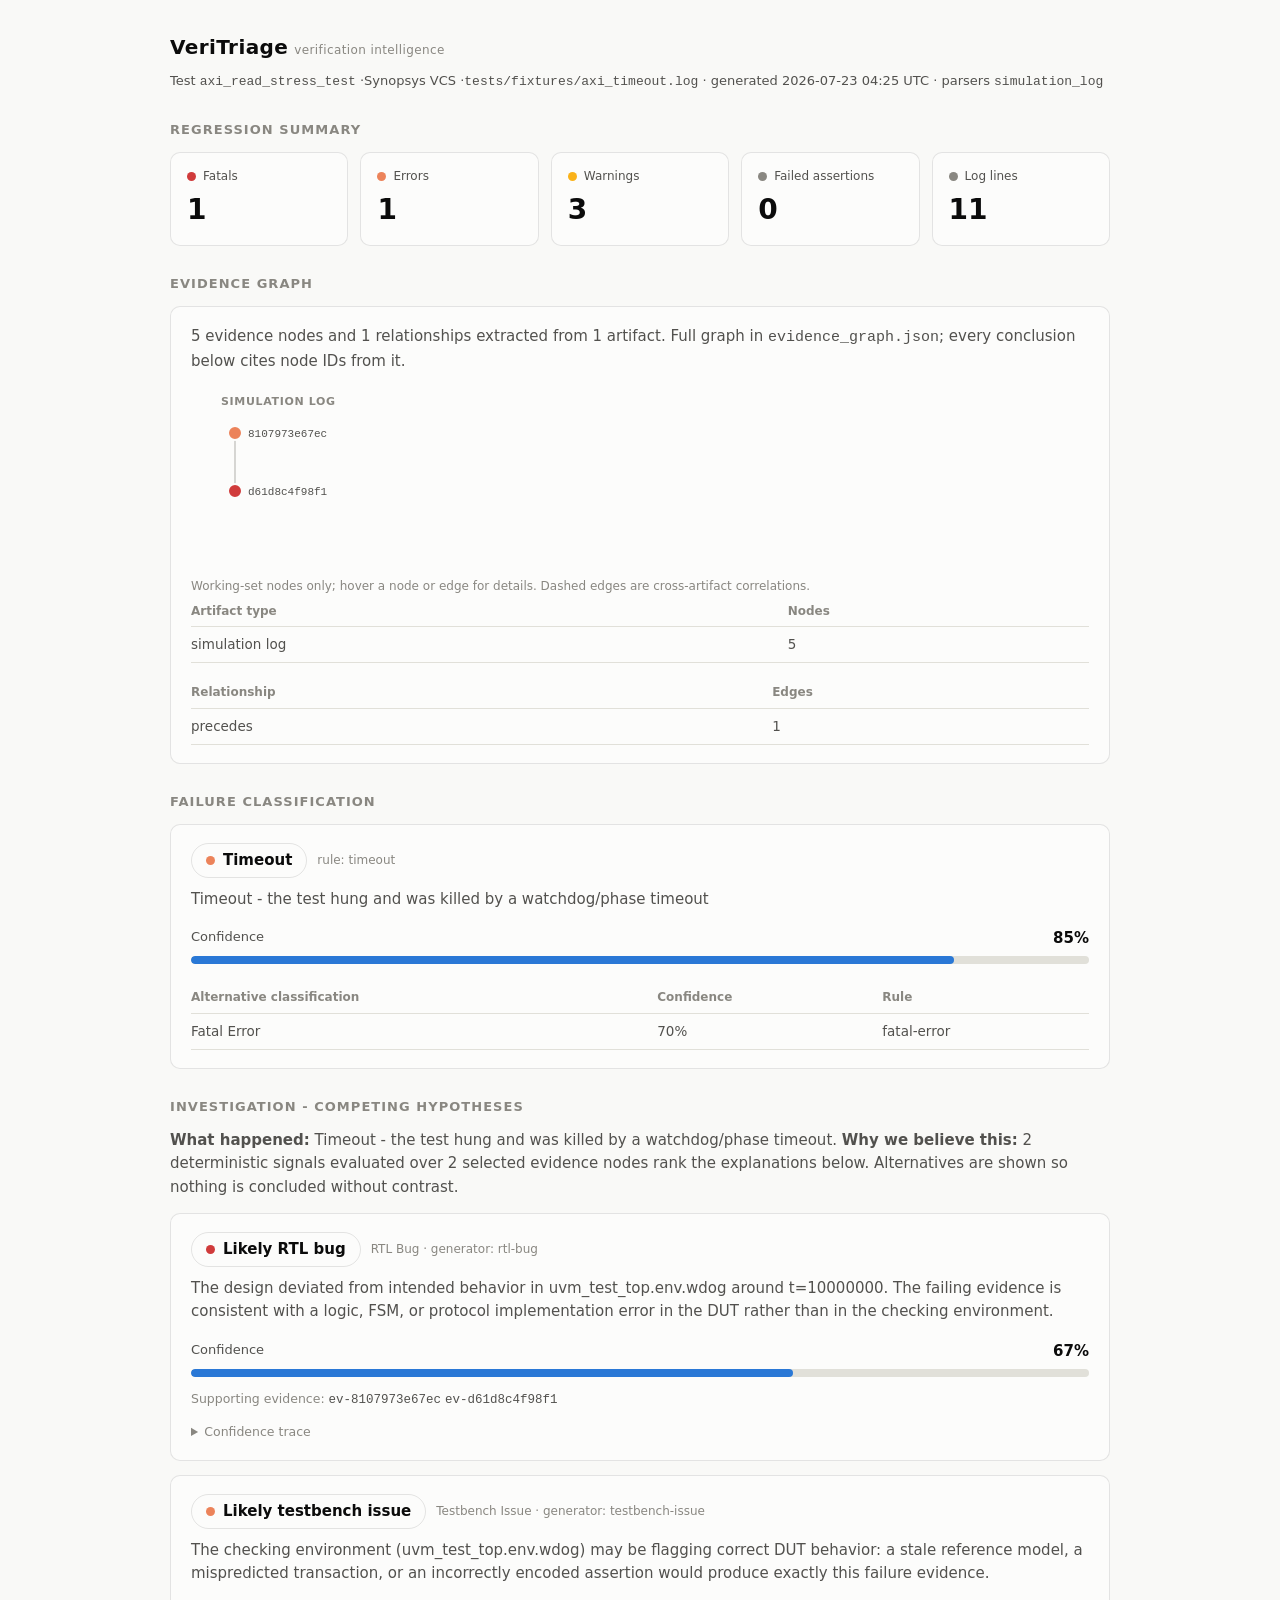
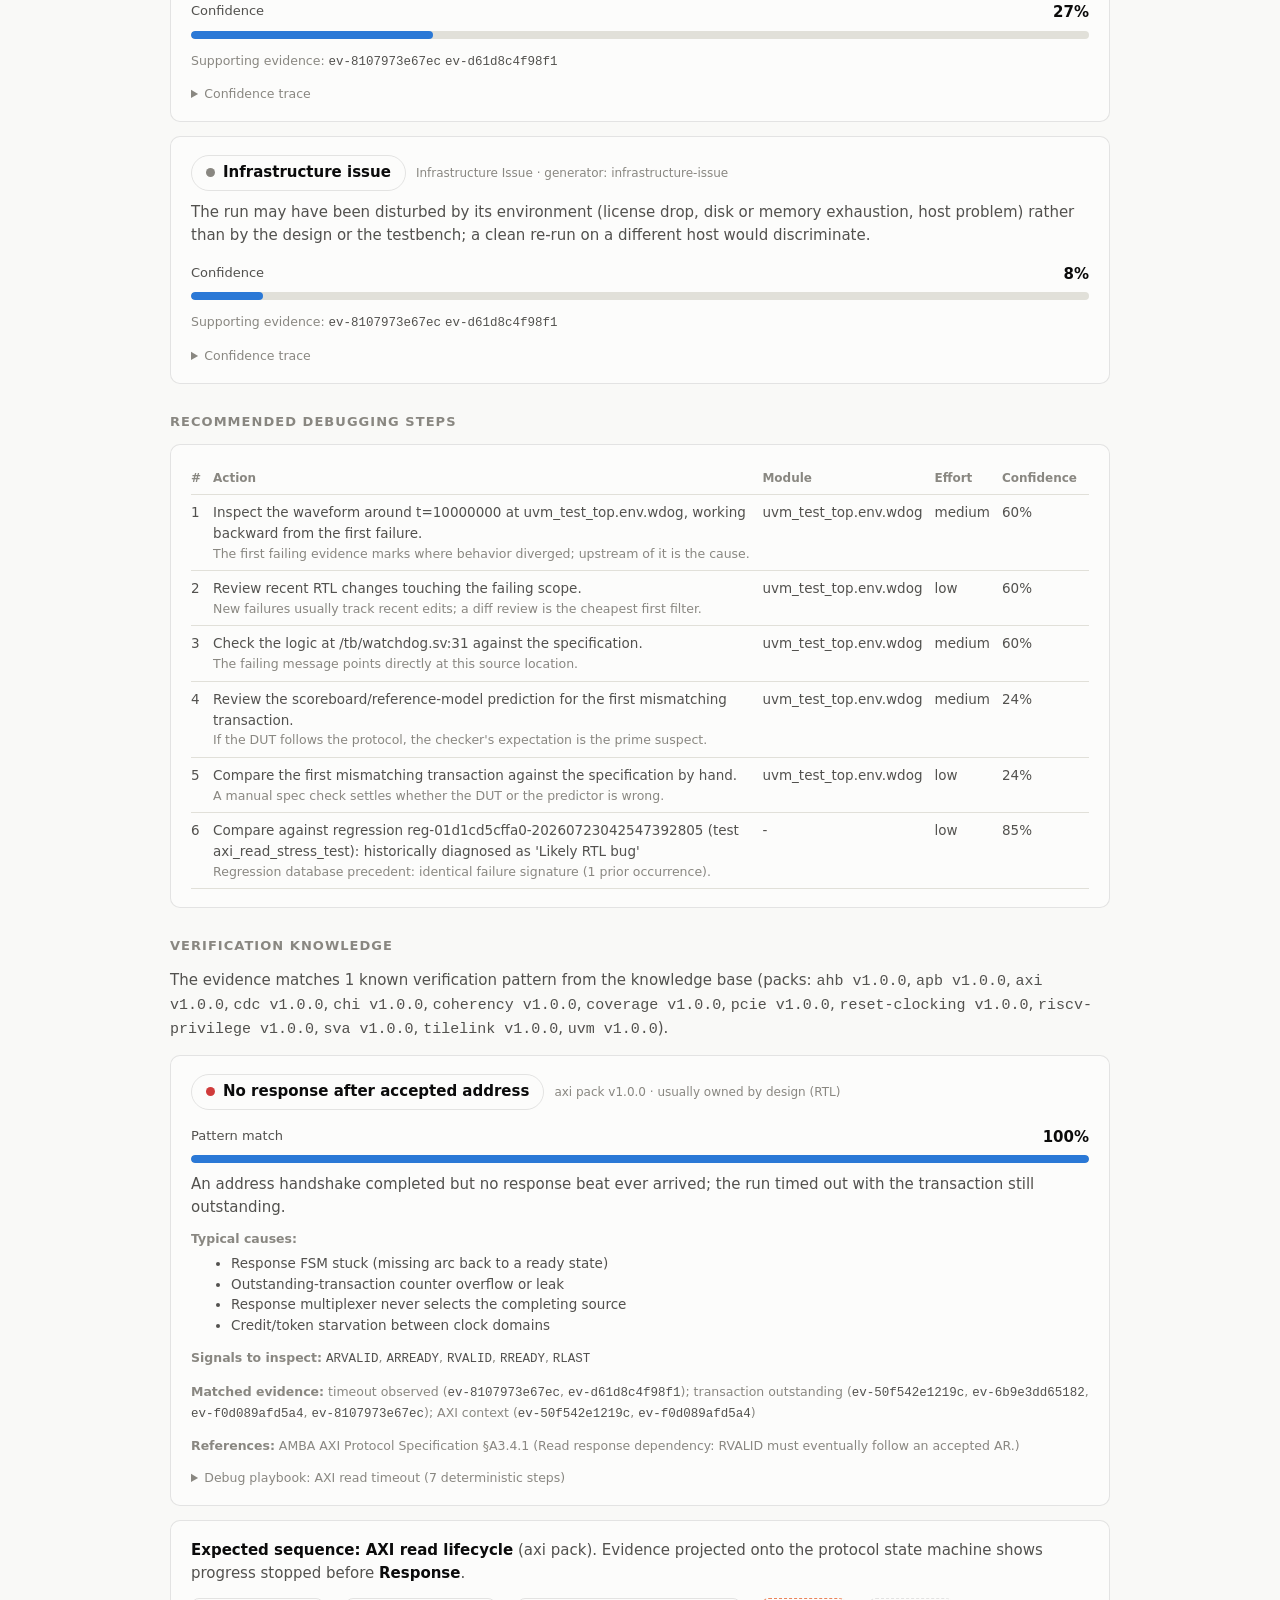
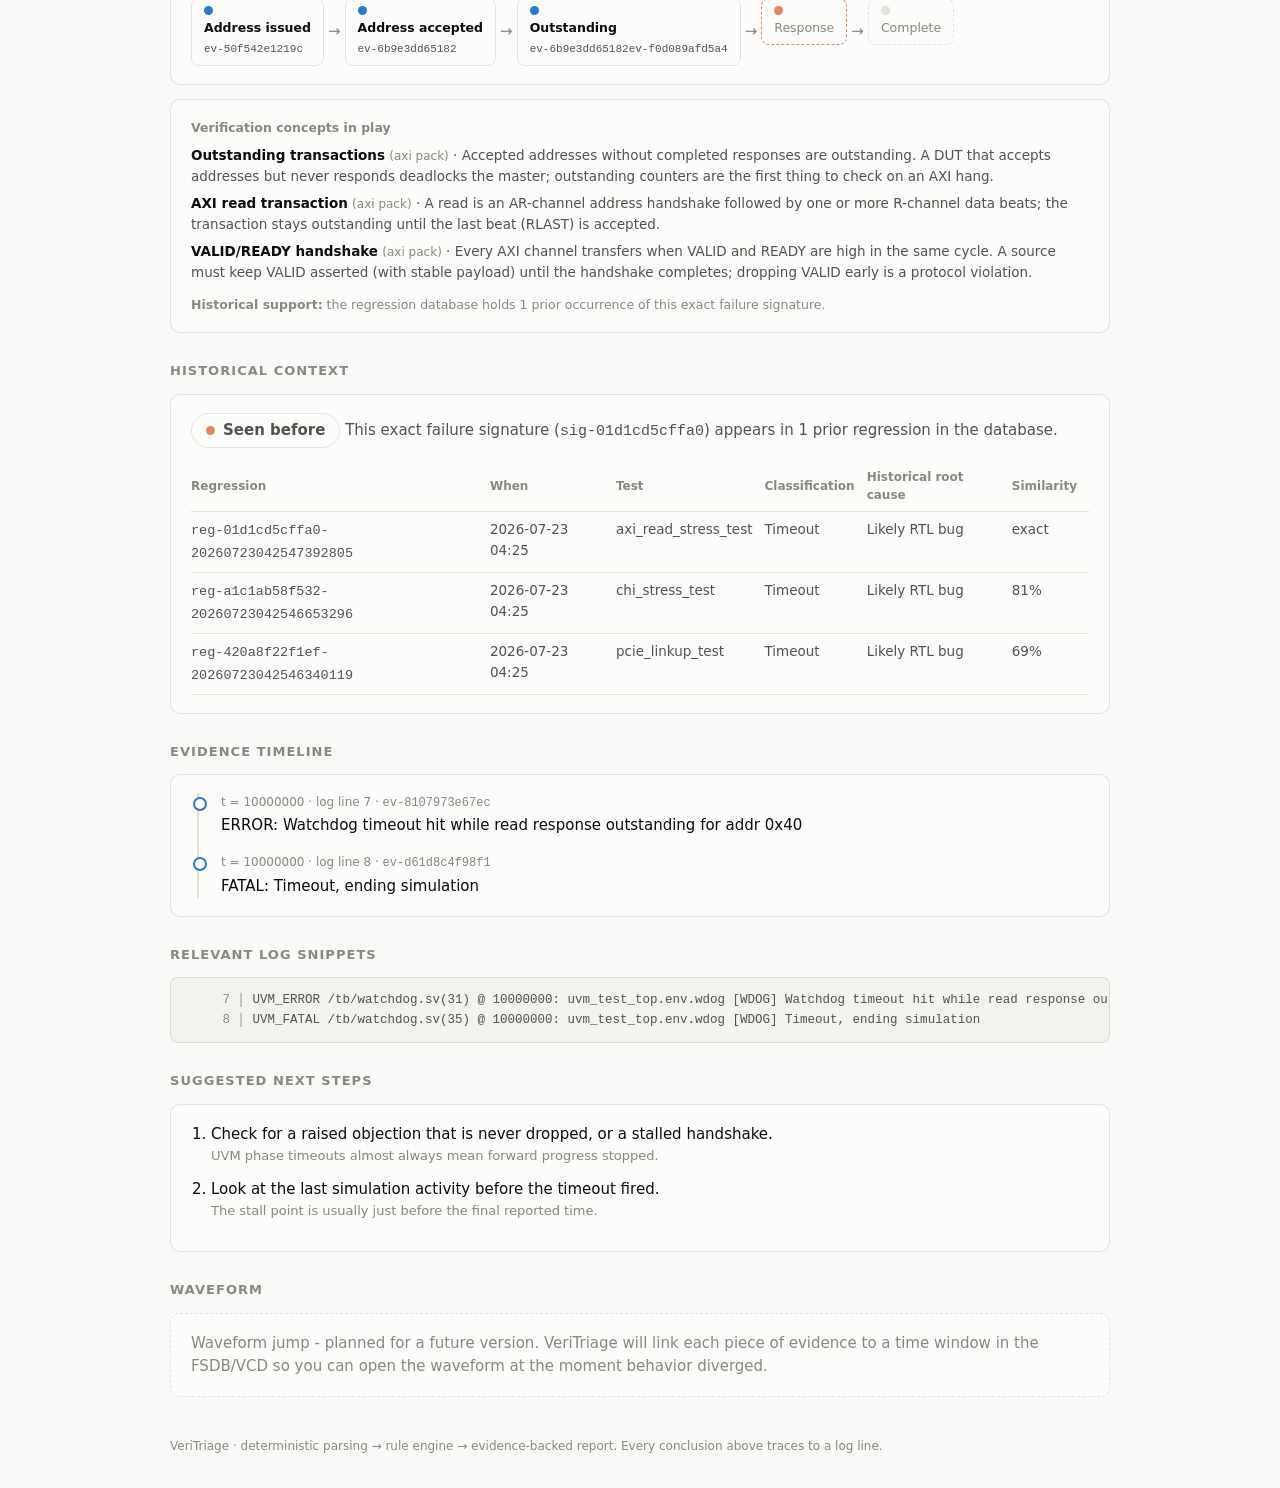
<file: veritriage-sample-report.html>
<!doctype html>
<html lang="en">
<head>
<meta charset="utf-8">
<meta name="viewport" content="width=device-width, initial-scale=1">
<title>VeriTriage - axi_read_stress_test</title>
<style>
  :root {
    color-scheme: light;
    --page:           #f9f9f7;
    --surface:        #fcfcfb;
    --ink:            #0b0b0b;
    --ink-2:          #52514e;
    --muted:          #898781;
    --hairline:       rgba(11,11,11,0.10);
    --grid:           #e1e0d9;
    --meter:          #2a78d6;   /* sequential blue: confidence is a magnitude */
    --meter-track:    #e1e0d9;
    --good:           #0ca30c;
    --warning:        #fab219;
    --serious:        #ec835a;
    --critical:       #d03b3b;
    --code-bg:        #f3f2ee;
  }
  @media (prefers-color-scheme: dark) {
    :root:not([data-theme="light"]) {
      color-scheme: dark;
      --page:        #0d0d0d;
      --surface:     #1a1a19;
      --ink:         #ffffff;
      --ink-2:       #c3c2b7;
      --muted:       #898781;
      --hairline:    rgba(255,255,255,0.10);
      --grid:        #2c2c2a;
      --meter:       #3987e5;
      --meter-track: #2c2c2a;
      --code-bg:     #232322;
    }
  }
  :root[data-theme="dark"] {
    color-scheme: dark;
    --page:        #0d0d0d;
    --surface:     #1a1a19;
    --ink:         #ffffff;
    --ink-2:       #c3c2b7;
    --muted:       #898781;
    --hairline:    rgba(255,255,255,0.10);
    --grid:        #2c2c2a;
    --meter:       #3987e5;
    --meter-track: #2c2c2a;
    --code-bg:     #232322;
  }

  * { box-sizing: border-box; }
  body {
    margin: 0;
    background: var(--page);
    color: var(--ink);
    font: 15px/1.55 system-ui, -apple-system, "Segoe UI", sans-serif;
  }
  .wrap { max-width: 980px; margin: 0 auto; padding: 32px 20px 64px; }

  header.masthead { display: flex; flex-wrap: wrap; align-items: baseline; gap: 8px 16px; margin-bottom: 8px; }
  .brand { font-size: 20px; font-weight: 700; letter-spacing: 0.02em; }
  .brand small { font-weight: 400; color: var(--muted); font-size: 12px; margin-left: 6px; }
  .meta { color: var(--ink-2); font-size: 13px; margin: 0 0 24px; }
  .meta code { color: var(--ink-2); }

  section { margin-top: 28px; }
  h2 { font-size: 13px; font-weight: 600; text-transform: uppercase; letter-spacing: 0.08em; color: var(--muted); margin: 0 0 12px; }

  .card {
    background: var(--surface);
    border: 1px solid var(--hairline);
    border-radius: 10px;
    padding: 18px 20px;
  }

  /* Stat tiles */
  .tiles { display: grid; grid-template-columns: repeat(auto-fit, minmax(150px, 1fr)); gap: 12px; }
  .tile { background: var(--surface); border: 1px solid var(--hairline); border-radius: 10px; padding: 14px 16px; }
  .tile .label { display: flex; align-items: center; gap: 7px; font-size: 12px; color: var(--ink-2); }
  .tile .value { font-size: 28px; font-weight: 700; color: var(--ink); margin-top: 2px; }
  .dot { width: 9px; height: 9px; border-radius: 50%; flex: 0 0 auto; }
  .dot.good { background: var(--good); } .dot.warning { background: var(--warning); }
  .dot.serious { background: var(--serious); } .dot.critical { background: var(--critical); }
  .dot.muted { background: var(--muted); }

  /* Classification */
  .verdict { display: flex; flex-wrap: wrap; align-items: center; gap: 10px; }
  .chip {
    display: inline-flex; align-items: center; gap: 8px;
    border: 1px solid var(--hairline); border-radius: 999px;
    padding: 5px 14px; font-weight: 600; font-size: 15px;
  }
  .verdict-summary { color: var(--ink-2); margin: 10px 0 0; }
  .rule-name { color: var(--muted); font-size: 12px; }

  .meter { margin-top: 16px; }
  .meter .meter-head { display: flex; justify-content: space-between; font-size: 13px; color: var(--ink-2); margin-bottom: 6px; }
  .meter .meter-head b { color: var(--ink); font-size: 15px; }
  .meter .track { height: 8px; border-radius: 4px; background: var(--meter-track); overflow: hidden; }
  .meter .fill { height: 100%; border-radius: 4px; background: var(--meter); }

  /* Evidence timeline */
  ol.timeline { list-style: none; margin: 0; padding: 0; }
  ol.timeline li { position: relative; padding: 0 0 16px 22px; border-left: 2px solid var(--grid); margin-left: 6px; }
  ol.timeline li:last-child { padding-bottom: 0; }
  ol.timeline li::before {
    content: ""; position: absolute; left: -6px; top: 4px;
    width: 10px; height: 10px; border-radius: 50%;
    background: var(--surface); border: 2px solid var(--meter);
  }
  .ev-when { font-size: 12px; color: var(--muted); }
  .ev-desc { margin: 2px 0 0; overflow-wrap: anywhere; }

  /* Snippets & tables */
  pre.snippet {
    background: var(--code-bg); border: 1px solid var(--hairline); border-radius: 8px;
    padding: 12px 14px; overflow-x: auto; font: 12.5px/1.6 ui-monospace, SFMono-Regular, Menlo, Consolas, monospace;
    color: var(--ink-2); margin: 0;
  }
  pre.snippet .ln { color: var(--muted); user-select: none; }
  table { border-collapse: collapse; width: 100%; font-size: 13.5px; }
  th { text-align: left; color: var(--muted); font-weight: 600; font-size: 12px; padding: 6px 12px 6px 0; border-bottom: 1px solid var(--grid); }
  td { padding: 7px 12px 7px 0; border-bottom: 1px solid var(--grid); color: var(--ink-2); vertical-align: top; }
  td.num { font-variant-numeric: tabular-nums; }

  /* Next steps */
  ol.steps { margin: 0; padding-left: 20px; }
  ol.steps li { margin-bottom: 12px; }
  ol.steps .why { display: block; color: var(--muted); font-size: 13px; }

  .placeholder { border-style: dashed; color: var(--muted); }
  footer { margin-top: 40px; color: var(--muted); font-size: 12px; }

  /* Investigation */
  p.lead { color: var(--ink-2); margin: 0 0 14px; }
  .hyp-card { margin-bottom: 14px; }
  .ev-refs { margin: 12px 0 0; font-size: 12.5px; color: var(--muted); }
  .ev-refs code { color: var(--ink-2); }
  .ai-note { margin: 10px 0 0; color: var(--ink-2); font-size: 13.5px; border-left: 3px solid var(--meter); padding-left: 10px; }
  details { margin-top: 12px; }
  details summary { cursor: pointer; color: var(--muted); font-size: 12.5px; }
  details[open] summary { margin-bottom: 8px; }

  /* Knowledge: protocol sequence stepper */
  .kseq { display: flex; flex-wrap: wrap; align-items: flex-start; gap: 6px 4px; }
  .kstate {
    display: flex; flex-direction: column; gap: 3px;
    border: 1px solid var(--hairline); border-radius: 8px;
    padding: 7px 12px; font-size: 12.5px; font-weight: 600; color: var(--ink);
  }
  .kstate .kdot { width: 9px; height: 9px; border-radius: 50%; background: var(--meter); }
  .kstate.unreached { color: var(--muted); border-style: dashed; font-weight: 400; }
  .kstate.unreached .kdot { background: var(--meter-track); }
  .kstate.stall { border-color: var(--serious); }
  .kstate.stall .kdot { background: var(--serious); }
  .kstate .kev { font-weight: 400; font-size: 11px; color: var(--muted); }
  .kstate .kev code { color: var(--ink-2); }
  .karrow { color: var(--muted); align-self: center; }

  /* Evidence graph drawing */
  .graph-scroll { overflow-x: auto; margin-top: 14px; }
  svg.evgraph { display: block; }
  svg.evgraph text { font: 11px ui-monospace, SFMono-Regular, Menlo, monospace; fill: var(--ink-2); }
  svg.evgraph text.col-label { font: 600 11px system-ui, sans-serif; fill: var(--muted); text-transform: uppercase; letter-spacing: 0.06em; }
  svg.evgraph line.edge { stroke: var(--muted); stroke-width: 1.2; opacity: 0.55; }
  svg.evgraph circle { stroke: var(--surface); stroke-width: 2; }
  svg.evgraph circle.critical { fill: var(--critical); }
  svg.evgraph circle.serious { fill: var(--serious); }
  svg.evgraph circle.warning { fill: var(--warning); }
  svg.evgraph circle.muted { fill: var(--muted); }
</style>
</head>
<body>
<div class="wrap">

  <header class="masthead">
    <div class="brand">VeriTriage<small>verification intelligence</small></div>
  </header>
  <p class="meta">
Test <code>axi_read_stress_test</code> ·Synopsys VCS ·<code>tests/fixtures/axi_timeout.log</code> ·
    generated 2026-07-23 04:25 UTC ·
    parsers <code>simulation_log</code>
  </p>

  <section>
    <h2>Regression Summary</h2>
    <div class="tiles">
      <div class="tile"><div class="label"><span class="dot critical"></span>Fatals</div><div class="value">1</div></div>
      <div class="tile"><div class="label"><span class="dot serious"></span>Errors</div><div class="value">1</div></div>
      <div class="tile"><div class="label"><span class="dot warning"></span>Warnings</div><div class="value">3</div></div>
      <div class="tile"><div class="label"><span class="dot muted"></span>Failed assertions</div><div class="value">0</div></div>
      <div class="tile"><div class="label"><span class="dot muted"></span>Log lines</div><div class="value">11</div></div>
    </div>
  </section>

  <section>
    <h2>Evidence Graph</h2>
    <div class="card">
      <p style="margin: 0 0 12px; color: var(--ink-2);">
        5 evidence nodes and 1
        relationships extracted from 1 artifact.
        Full graph in <code>evidence_graph.json</code>; every conclusion below cites node IDs from it.
      </p>
      <div class="graph-scroll">
        <svg class="evgraph" width="230" height="182"
             viewBox="0 0 230 182"
             role="img" aria-label="Working-set evidence graph: nodes by artifact type with relationships">
          <text class="col-label" x="30" y="18">simulation log</text>
          <line class="edge" x1="44" y1="46" x2="44" y2="104"
><title>precedes: Earlier failing message in the same artifact.</title></line>
          <g>
            <circle class="serious" cx="44" cy="46" r="7"><title>[ev-8107973e67ec] line 7: Watchdog timeout hit while read response outstanding for addr 0x40</title></circle>
            <text x="57" y="50">8107973e67ec</text>
          </g>
          <g>
            <circle class="critical" cx="44" cy="104" r="7"><title>[ev-d61d8c4f98f1] line 8: Timeout, ending simulation</title></circle>
            <text x="57" y="108">d61d8c4f98f1</text>
          </g>
        </svg>
      </div>
      <p style="margin: 8px 0 0; font-size: 12px; color: var(--muted);">
        Working-set nodes only; hover a node or edge for details. Dashed edges are
        cross-artifact correlations.
      </p>
      <table>
        <thead><tr><th>Artifact type</th><th>Nodes</th></tr></thead>
        <tbody>
          <tr><td>simulation log</td><td class="num">5</td></tr>
        </tbody>
      </table>
      <div style="margin-top: 14px;">
        <table>
          <thead><tr><th>Relationship</th><th>Edges</th></tr></thead>
          <tbody>
            <tr><td>precedes</td><td class="num">1</td></tr>
          </tbody>
        </table>
      </div>
    </div>
  </section>

  <section>
    <h2>Failure Classification</h2>
    <div class="card">
      <div class="verdict">
        <span class="chip"><span class="dot serious"></span>Timeout</span>
        <span class="rule-name">rule: timeout</span>
      </div>
      <p class="verdict-summary">Timeout - the test hung and was killed by a watchdog/phase timeout</p>
      <div class="meter">
        <div class="meter-head"><span>Confidence</span><b>85%</b></div>
        <div class="track"><div class="fill" style="width: 85%"></div></div>
      </div>
      <div style="margin-top: 18px;">
        <table>
          <thead><tr><th>Alternative classification</th><th>Confidence</th><th>Rule</th></tr></thead>
          <tbody>
            <tr><td>Fatal Error</td><td class="num">70%</td><td>fatal-error</td></tr>
          </tbody>
        </table>
      </div>
    </div>
  </section>

  <section>
    <h2>Investigation - Competing Hypotheses</h2>
    <p class="lead">
      <b>What happened:</b> Timeout - the test hung and was killed by a watchdog/phase timeout.
      <b>Why we believe this:</b> 2 deterministic
      signals evaluated over
      2 selected evidence nodes rank the
      explanations below. Alternatives are shown so nothing is concluded without contrast.
    </p>
    <div class="card hyp-card">
      <div class="verdict">
        <span class="chip"><span class="dot critical"></span>Likely RTL bug</span>
        <span class="rule-name">RTL Bug · generator: rtl-bug</span>
      </div>
      <p class="verdict-summary">The design deviated from intended behavior in uvm_test_top.env.wdog around t=10000000. The failing evidence is consistent with a logic, FSM, or protocol implementation error in the DUT rather than in the checking environment.</p>
      <div class="meter">
        <div class="meter-head"><span>Confidence</span><b>67%</b></div>
        <div class="track"><div class="fill" style="width: 67.0%"></div></div>
      </div>
      <p class="ev-refs">Supporting evidence:
<code>ev-8107973e67ec</code> <code>ev-d61d8c4f98f1</code>      </p>
      <details>
        <summary>Confidence trace</summary>
        <table>
          <thead><tr><th>Step</th><th>Value</th><th>Reason</th></tr></thead>
          <tbody>
            <tr><td>base (rtl-bug)</td><td class="num">0.25</td><td>prior plausibility</td></tr>
            <tr><td>signal: timeout-deadlock</td><td class="num">+0.30</td><td>The run timed out with transactions still in flight and no protocol assertion fired: forward progress stopped without a detected protocol violation, which fits a design-side deadlock or stall more than a checking error.</td></tr>
            <tr><td>signal: knowledge:axi.no-response-after-accept</td><td class="num">+0.12</td><td>Known verification pattern &#39;No response after accepted address&#39; (AMBA AXI pack): An address handshake completed but no response beat ever arrived; the run timed out with the transaction still outstanding.</td></tr>
            <tr><td>evidence factor</td><td class="num">x1.00</td><td>mean extraction confidence of cited nodes</td></tr>
            <tr><td><b>final</b></td><td class="num"><b>0.67</b></td><td></td></tr>
          </tbody>
        </table>
      </details>
    </div>
    <div class="card hyp-card">
      <div class="verdict">
        <span class="chip"><span class="dot serious"></span>Likely testbench issue</span>
        <span class="rule-name">Testbench Issue · generator: testbench-issue</span>
      </div>
      <p class="verdict-summary">The checking environment (uvm_test_top.env.wdog) may be flagging correct DUT behavior: a stale reference model, a mispredicted transaction, or an incorrectly encoded assertion would produce exactly this failure evidence.</p>
      <div class="meter">
        <div class="meter-head"><span>Confidence</span><b>27%</b></div>
        <div class="track"><div class="fill" style="width: 27.0%"></div></div>
      </div>
      <p class="ev-refs">Supporting evidence:
<code>ev-8107973e67ec</code> <code>ev-d61d8c4f98f1</code>      </p>
      <details>
        <summary>Confidence trace</summary>
        <table>
          <thead><tr><th>Step</th><th>Value</th><th>Reason</th></tr></thead>
          <tbody>
            <tr><td>base (testbench-issue)</td><td class="num">0.25</td><td>prior plausibility</td></tr>
            <tr><td>signal: timeout-deadlock</td><td class="num">+0.05</td><td>The run timed out with transactions still in flight and no protocol assertion fired: forward progress stopped without a detected protocol violation, which fits a design-side deadlock or stall more than a checking error.</td></tr>
            <tr><td>signal: knowledge:axi.no-response-after-accept</td><td class="num">-0.03</td><td>Known verification pattern &#39;No response after accepted address&#39; (AMBA AXI pack): An address handshake completed but no response beat ever arrived; the run timed out with the transaction still outstanding.</td></tr>
            <tr><td>evidence factor</td><td class="num">x1.00</td><td>mean extraction confidence of cited nodes</td></tr>
            <tr><td><b>final</b></td><td class="num"><b>0.27</b></td><td></td></tr>
          </tbody>
        </table>
      </details>
    </div>
    <div class="card hyp-card">
      <div class="verdict">
        <span class="chip"><span class="dot muted"></span>Infrastructure issue</span>
        <span class="rule-name">Infrastructure Issue · generator: infrastructure-issue</span>
      </div>
      <p class="verdict-summary">The run may have been disturbed by its environment (license drop, disk or memory exhaustion, host problem) rather than by the design or the testbench; a clean re-run on a different host would discriminate.</p>
      <div class="meter">
        <div class="meter-head"><span>Confidence</span><b>8%</b></div>
        <div class="track"><div class="fill" style="width: 8.0%"></div></div>
      </div>
      <p class="ev-refs">Supporting evidence:
<code>ev-8107973e67ec</code> <code>ev-d61d8c4f98f1</code>      </p>
      <details>
        <summary>Confidence trace</summary>
        <table>
          <thead><tr><th>Step</th><th>Value</th><th>Reason</th></tr></thead>
          <tbody>
            <tr><td>base (infrastructure-issue)</td><td class="num">0.08</td><td>prior plausibility</td></tr>
            <tr><td>evidence factor</td><td class="num">x1.00</td><td>mean extraction confidence of cited nodes</td></tr>
            <tr><td><b>final</b></td><td class="num"><b>0.08</b></td><td></td></tr>
          </tbody>
        </table>
      </details>
    </div>
  </section>

  <section>
    <h2>Recommended Debugging Steps</h2>
    <div class="card">
      <table>
        <thead><tr><th>#</th><th>Action</th><th>Module</th><th>Effort</th><th>Confidence</th></tr></thead>
        <tbody>
          <tr>
            <td class="num">1</td>
            <td>Inspect the waveform around t=10000000 at uvm_test_top.env.wdog, working backward from the first failure.<span class="why" style="display:block; color: var(--muted); font-size: 12.5px;">The first failing evidence marks where behavior diverged; upstream of it is the cause.</span></td>
            <td>uvm_test_top.env.wdog</td>
            <td>medium</td>
            <td class="num">60%</td>
          </tr>
          <tr>
            <td class="num">2</td>
            <td>Review recent RTL changes touching the failing scope.<span class="why" style="display:block; color: var(--muted); font-size: 12.5px;">New failures usually track recent edits; a diff review is the cheapest first filter.</span></td>
            <td>uvm_test_top.env.wdog</td>
            <td>low</td>
            <td class="num">60%</td>
          </tr>
          <tr>
            <td class="num">3</td>
            <td>Check the logic at /tb/watchdog.sv:31 against the specification.<span class="why" style="display:block; color: var(--muted); font-size: 12.5px;">The failing message points directly at this source location.</span></td>
            <td>uvm_test_top.env.wdog</td>
            <td>medium</td>
            <td class="num">60%</td>
          </tr>
          <tr>
            <td class="num">4</td>
            <td>Review the scoreboard/reference-model prediction for the first mismatching transaction.<span class="why" style="display:block; color: var(--muted); font-size: 12.5px;">If the DUT follows the protocol, the checker&#39;s expectation is the prime suspect.</span></td>
            <td>uvm_test_top.env.wdog</td>
            <td>medium</td>
            <td class="num">24%</td>
          </tr>
          <tr>
            <td class="num">5</td>
            <td>Compare the first mismatching transaction against the specification by hand.<span class="why" style="display:block; color: var(--muted); font-size: 12.5px;">A manual spec check settles whether the DUT or the predictor is wrong.</span></td>
            <td>uvm_test_top.env.wdog</td>
            <td>low</td>
            <td class="num">24%</td>
          </tr>
          <tr>
            <td class="num">6</td>
            <td>Compare against regression reg-01d1cd5cffa0-20260723042547392805 (test axi_read_stress_test): historically diagnosed as &#39;Likely RTL bug&#39;<span class="why" style="display:block; color: var(--muted); font-size: 12.5px;">Regression database precedent: identical failure signature (1 prior occurrence).</span></td>
            <td>-</td>
            <td>low</td>
            <td class="num">85%</td>
          </tr>
        </tbody>
      </table>
    </div>
  </section>

  <section>
    <h2>Verification Knowledge</h2>
    <p class="lead">
      The evidence matches 1 known verification
      pattern from the knowledge base
      (packs: <code>ahb v1.0.0</code>, <code>apb v1.0.0</code>, <code>axi v1.0.0</code>, <code>cdc v1.0.0</code>, <code>chi v1.0.0</code>, <code>coherency v1.0.0</code>, <code>coverage v1.0.0</code>, <code>pcie v1.0.0</code>, <code>reset-clocking v1.0.0</code>, <code>riscv-privilege v1.0.0</code>, <code>sva v1.0.0</code>, <code>tilelink v1.0.0</code>, <code>uvm v1.0.0</code>).
    </p>
    <div class="card hyp-card">
      <div class="verdict">
        <span class="chip"><span class="dot critical"></span>No response after accepted address</span>
        <span class="rule-name">axi pack v1.0.0 · usually owned by design (RTL)</span>
      </div>
      <div class="meter">
        <div class="meter-head"><span>Pattern match</span><b>100%</b></div>
        <div class="track"><div class="fill" style="width: 100.0%"></div></div>
      </div>
      <p class="verdict-summary">An address handshake completed but no response beat ever arrived; the run timed out with the transaction still outstanding.</p>
      <p class="ev-refs" style="margin-top: 10px;"><b>Typical causes:</b></p>
      <ul style="margin: 4px 0 0; color: var(--ink-2); font-size: 13.5px;">
<li>Response FSM stuck (missing arc back to a ready state)</li><li>Outstanding-transaction counter overflow or leak</li><li>Response multiplexer never selects the completing source</li><li>Credit/token starvation between clock domains</li>      </ul>
      <p class="ev-refs"><b>Signals to inspect:</b>
<code>ARVALID</code>, <code>ARREADY</code>, <code>RVALID</code>, <code>RREADY</code>, <code>RLAST</code>      </p>
      <p class="ev-refs"><b>Matched evidence:</b>
        timeout observed (<code>ev-8107973e67ec</code>, <code>ev-d61d8c4f98f1</code>);         transaction outstanding (<code>ev-50f542e1219c</code>, <code>ev-6b9e3dd65182</code>, <code>ev-f0d089afd5a4</code>, <code>ev-8107973e67ec</code>);         AXI context (<code>ev-50f542e1219c</code>, <code>ev-f0d089afd5a4</code>)      </p>
      <p class="ev-refs"><b>References:</b>
AMBA AXI Protocol Specification §A3.4.1 (Read response dependency: RVALID must eventually follow an accepted AR.)      </p>
      <details>
        <summary>Debug playbook: AXI read timeout (7 deterministic steps)</summary>
        <ol class="steps">
          <li>Check ARVALID at the master boundary
<span class="why">Confirm the master actually issued the read.</span><span class="why">signals: <code>ARVALID</code></span>          </li>
          <li>Check ARREADY from the slave
<span class="why">Did the address handshake complete, or is the slave back-pressuring forever?</span><span class="why">signals: <code>ARREADY</code></span>          </li>
          <li>Inspect the outstanding counter
<span class="why">Compare issued vs retired counts; a leak here explains a hang without a violation.</span><span class="why">signals: <code>outstanding_cnt</code></span>          </li>
          <li>Walk the response FSM state
<span class="why">Find the state it parked in and which arc should have fired.</span><span class="why">signals: <code>resp_fsm_state</code></span>          </li>
          <li>Check the response multiplexer select
<span class="why">A mis-selected source returns no beats to the waiting master.</span><span class="why">signals: <code>rresp_mux_sel</code></span>          </li>
          <li>Re-run with protocol assertions enabled
<span class="why">A handshake assertion may localize the stall to one channel.</span>          </li>
          <li>Pull waveforms for the R channel
<span class="why">Confirm whether RVALID ever pulsed anywhere in the fabric.</span><span class="why">signals: <code>RVALID</code>, <code>RREADY</code>, <code>RLAST</code></span>          </li>
        </ol>
      </details>
    </div>

    <div class="card hyp-card">
      <p style="margin: 0 0 12px; color: var(--ink-2);">
        <b style="color: var(--ink);">Expected sequence: AXI read lifecycle</b>
        (axi pack). Evidence projected onto the protocol state machine
 shows progress stopped before <b style="color: var(--ink);">Response</b>.      </p>
      <div class="kseq">
        <div class="kstate reached"
title="Master drives ARVALID with the read address.">
          <span class="kdot"></span>Address issued
<span class="kev"><code>ev-50f542e1219c</code></span>        </div>
<div class="karrow">&#8594;</div>        <div class="kstate reached"
title="ARREADY seen: the address handshake completed.">
          <span class="kdot"></span>Address accepted
<span class="kev"><code>ev-6b9e3dd65182</code></span>        </div>
<div class="karrow">&#8594;</div>        <div class="kstate reached"
title="Transaction in flight, awaiting response data.">
          <span class="kdot"></span>Outstanding
<span class="kev"><code>ev-6b9e3dd65182</code><code>ev-f0d089afd5a4</code></span>        </div>
<div class="karrow">&#8594;</div>        <div class="kstate unreached stall"
title="RVALID data beats returning to the master.">
          <span class="kdot"></span>Response
        </div>
<div class="karrow">&#8594;</div>        <div class="kstate unreached"
title="Last beat accepted; transaction retires.">
          <span class="kdot"></span>Complete
        </div>
      </div>
    </div>

    <div class="card">
      <p class="ev-refs" style="margin: 0 0 8px;"><b>Verification concepts in play</b></p>
      <p style="margin: 6px 0 0; color: var(--ink-2); font-size: 13.5px;">
        <b style="color: var(--ink);">Outstanding transactions</b> <span class="rule-name">(axi pack)</span> · Accepted addresses without completed responses are outstanding. A DUT that accepts addresses but never responds deadlocks the master; outstanding counters are the first thing to check on an AXI hang.
      </p>
      <p style="margin: 6px 0 0; color: var(--ink-2); font-size: 13.5px;">
        <b style="color: var(--ink);">AXI read transaction</b> <span class="rule-name">(axi pack)</span> · A read is an AR-channel address handshake followed by one or more R-channel data beats; the transaction stays outstanding until the last beat (RLAST) is accepted.
      </p>
      <p style="margin: 6px 0 0; color: var(--ink-2); font-size: 13.5px;">
        <b style="color: var(--ink);">VALID/READY handshake</b> <span class="rule-name">(axi pack)</span> · Every AXI channel transfers when VALID and READY are high in the same cycle. A source must keep VALID asserted (with stable payload) until the handshake completes; dropping VALID early is a protocol violation.
      </p>
      <p class="ev-refs" style="margin-top: 12px;">
        <b>Historical support:</b> the regression database holds
        1 prior occurrence
        of this exact failure signature.
      </p>
    </div>
  </section>

  <section>
    <h2>Historical Context</h2>
    <div class="card">
      <p class="lead">
        <span class="chip"><span class="dot serious"></span>Seen before</span>
        This exact failure signature (<code>sig-01d1cd5cffa0</code>) appears in
        1 prior regression
        in the database.
      </p>
      <table>
        <thead><tr><th>Regression</th><th>When</th><th>Test</th><th>Classification</th><th>Historical root cause</th><th>Similarity</th></tr></thead>
        <tbody>
          <tr>
            <td><code>reg-01d1cd5cffa0-20260723042547392805</code></td>
            <td class="num">2026-07-23 04:25</td>
            <td>axi_read_stress_test</td>
            <td>Timeout</td>
            <td>Likely RTL bug</td>
            <td class="num">exact</td>
          </tr>
          <tr>
            <td><code>reg-a1c1ab58f532-20260723042546653296</code></td>
            <td class="num">2026-07-23 04:25</td>
            <td>chi_stress_test</td>
            <td>Timeout</td>
            <td>Likely RTL bug</td>
            <td class="num">81%</td>
          </tr>
          <tr>
            <td><code>reg-420a8f22f1ef-20260723042546340119</code></td>
            <td class="num">2026-07-23 04:25</td>
            <td>pcie_linkup_test</td>
            <td>Timeout</td>
            <td>Likely RTL bug</td>
            <td class="num">69%</td>
          </tr>
        </tbody>
      </table>
    </div>
  </section>

  <section>
    <h2>Evidence Timeline</h2>
    <div class="card">
      <ol class="timeline">
        <li>
          <div class="ev-when">
t = 10000000 · log line 7 · <code>ev-8107973e67ec</code>          </div>
          <p class="ev-desc">ERROR: Watchdog timeout hit while read response outstanding for addr 0x40</p>
        </li>
        <li>
          <div class="ev-when">
t = 10000000 · log line 8 · <code>ev-d61d8c4f98f1</code>          </div>
          <p class="ev-desc">FATAL: Timeout, ending simulation</p>
        </li>
      </ol>
    </div>
  </section>

  <section>
    <h2>Relevant Log Snippets</h2>
    <pre class="snippet"><span class="ln">     7 │ </span>UVM_ERROR /tb/watchdog.sv(31) @ 10000000: uvm_test_top.env.wdog [WDOG] Watchdog timeout hit while read response outstanding for addr 0x40
<span class="ln">     8 │ </span>UVM_FATAL /tb/watchdog.sv(35) @ 10000000: uvm_test_top.env.wdog [WDOG] Timeout, ending simulation
</pre>
  </section>

  <section>
    <h2>Suggested Next Steps</h2>
    <div class="card">
      <ol class="steps">
        <li>Check for a raised objection that is never dropped, or a stalled handshake.<span class="why">UVM phase timeouts almost always mean forward progress stopped.</span></li>
        <li>Look at the last simulation activity before the timeout fired.<span class="why">The stall point is usually just before the final reported time.</span></li>
      </ol>
    </div>
  </section>


  <section>
    <h2>Waveform</h2>
    <div class="card placeholder">
      Waveform jump - planned for a future version. VeriTriage will link each piece of
      evidence to a time window in the FSDB/VCD so you can open the waveform at the
      moment behavior diverged.
    </div>
  </section>

  <footer>VeriTriage · deterministic parsing → rule engine → evidence-backed report. Every conclusion above traces to a log line.</footer>
</div>
</body>
</html>
</file>
